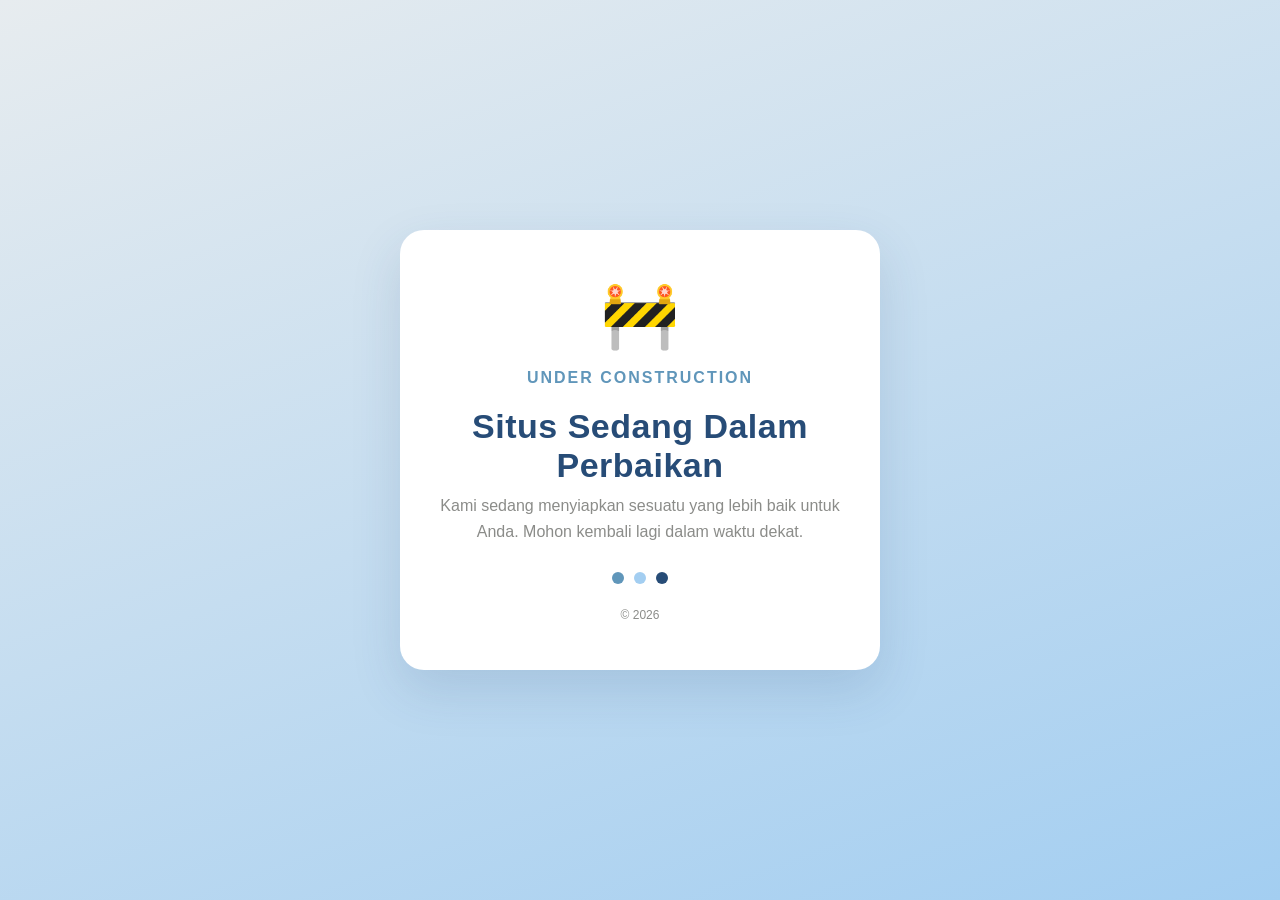
<file: index.html>
<!DOCTYPE html>
<html lang="id">
<head>
<meta charset="UTF-8">
<meta name="viewport" content="width=device-width, initial-scale=1.0">
<title>Under Construction</title>
<style>
  :root {
    --bg: #e7ecef;
    --navy: #274c77;
    --blue: #6096ba;
    --light-blue: #a3cef1;
    --gray: #8b8c89;
  }

  * {
    box-sizing: border-box;
    margin: 0;
    padding: 0;
  }

  html, body {
    height: 100%;
  }

  body {
    font-family: 'Segoe UI', Tahoma, Geneva, Verdana, sans-serif;
    background: linear-gradient(160deg, var(--bg) 0%, var(--light-blue) 100%);
    display: flex;
    align-items: center;
    justify-content: center;
    min-height: 100vh;
    padding: 24px;
    text-align: center;
    color: var(--navy);
  }

  .card {
    background: #ffffff;
    border-radius: 24px;
    padding: 48px 32px;
    max-width: 480px;
    width: 100%;
    box-shadow: 0 20px 50px rgba(39, 76, 119, 0.15);
  }

  .icon {
    font-size: 64px;
    margin-bottom: 16px;
    display: inline-block;
    animation: bounce 2.2s ease-in-out infinite;
  }

  @keyframes bounce {
    0%, 100% { transform: translateY(0); }
    50% { transform: translateY(-10px); }
  }

  h1 {
    font-size: clamp(24px, 6vw, 34px);
    color: var(--navy);
    margin-bottom: 8px;
    letter-spacing: 0.5px;
  }

  .subtitle {
    font-size: clamp(14px, 4vw, 16px);
    color: var(--blue);
    font-weight: 600;
    text-transform: uppercase;
    letter-spacing: 2px;
    margin-bottom: 20px;
  }

  p {
    font-size: clamp(14px, 4vw, 16px);
    color: var(--gray);
    line-height: 1.6;
    margin-bottom: 28px;
  }

  .dots {
    display: flex;
    justify-content: center;
    gap: 10px;
    margin-bottom: 8px;
  }

  .dots span {
    width: 12px;
    height: 12px;
    border-radius: 50%;
    background: var(--blue);
    animation: pulse 1.4s ease-in-out infinite;
  }

  .dots span:nth-child(2) { animation-delay: 0.2s; background: var(--light-blue); }
  .dots span:nth-child(3) { animation-delay: 0.4s; background: var(--navy); }

  @keyframes pulse {
    0%, 100% { transform: scale(1); opacity: 0.6; }
    50% { transform: scale(1.4); opacity: 1; }
  }

  footer {
    margin-top: 24px;
    font-size: 12px;
    color: var(--gray);
  }

  @media (max-width: 380px) {
    .card { padding: 36px 20px; }
  }
</style>
</head>
<body>
  <div class="card">
    <div class="icon">🚧</div>
    <div class="subtitle">Under Construction</div>
    <h1>Situs Sedang Dalam Perbaikan</h1>
    <p>Kami sedang menyiapkan sesuatu yang lebih baik untuk Anda. Mohon kembali lagi dalam waktu dekat.</p>
    <div class="dots">
      <span></span>
      <span></span>
      <span></span>
    </div>
    <footer>&copy; <span id="year"></span></footer>
  </div>

  <script>
    document.getElementById('year').textContent = new Date().getFullYear();
  </script>
</body>
</html>
</file>
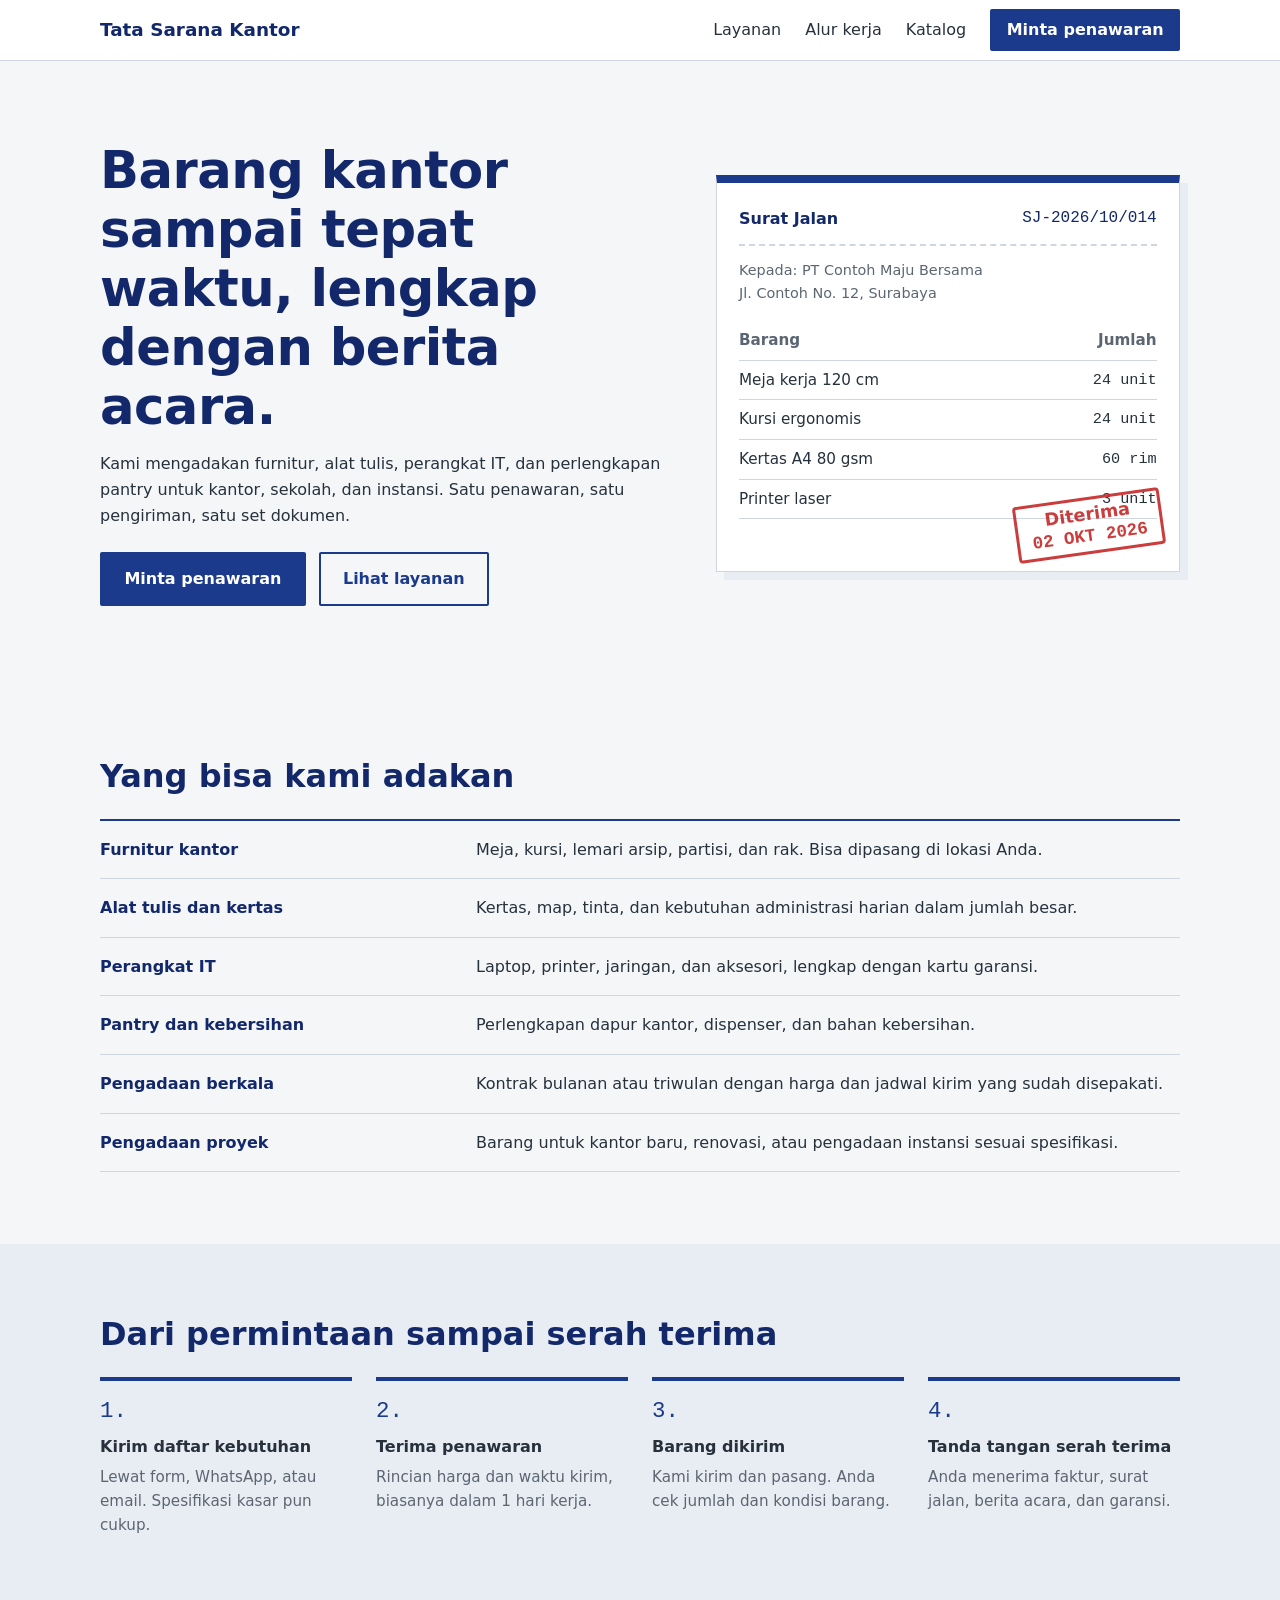
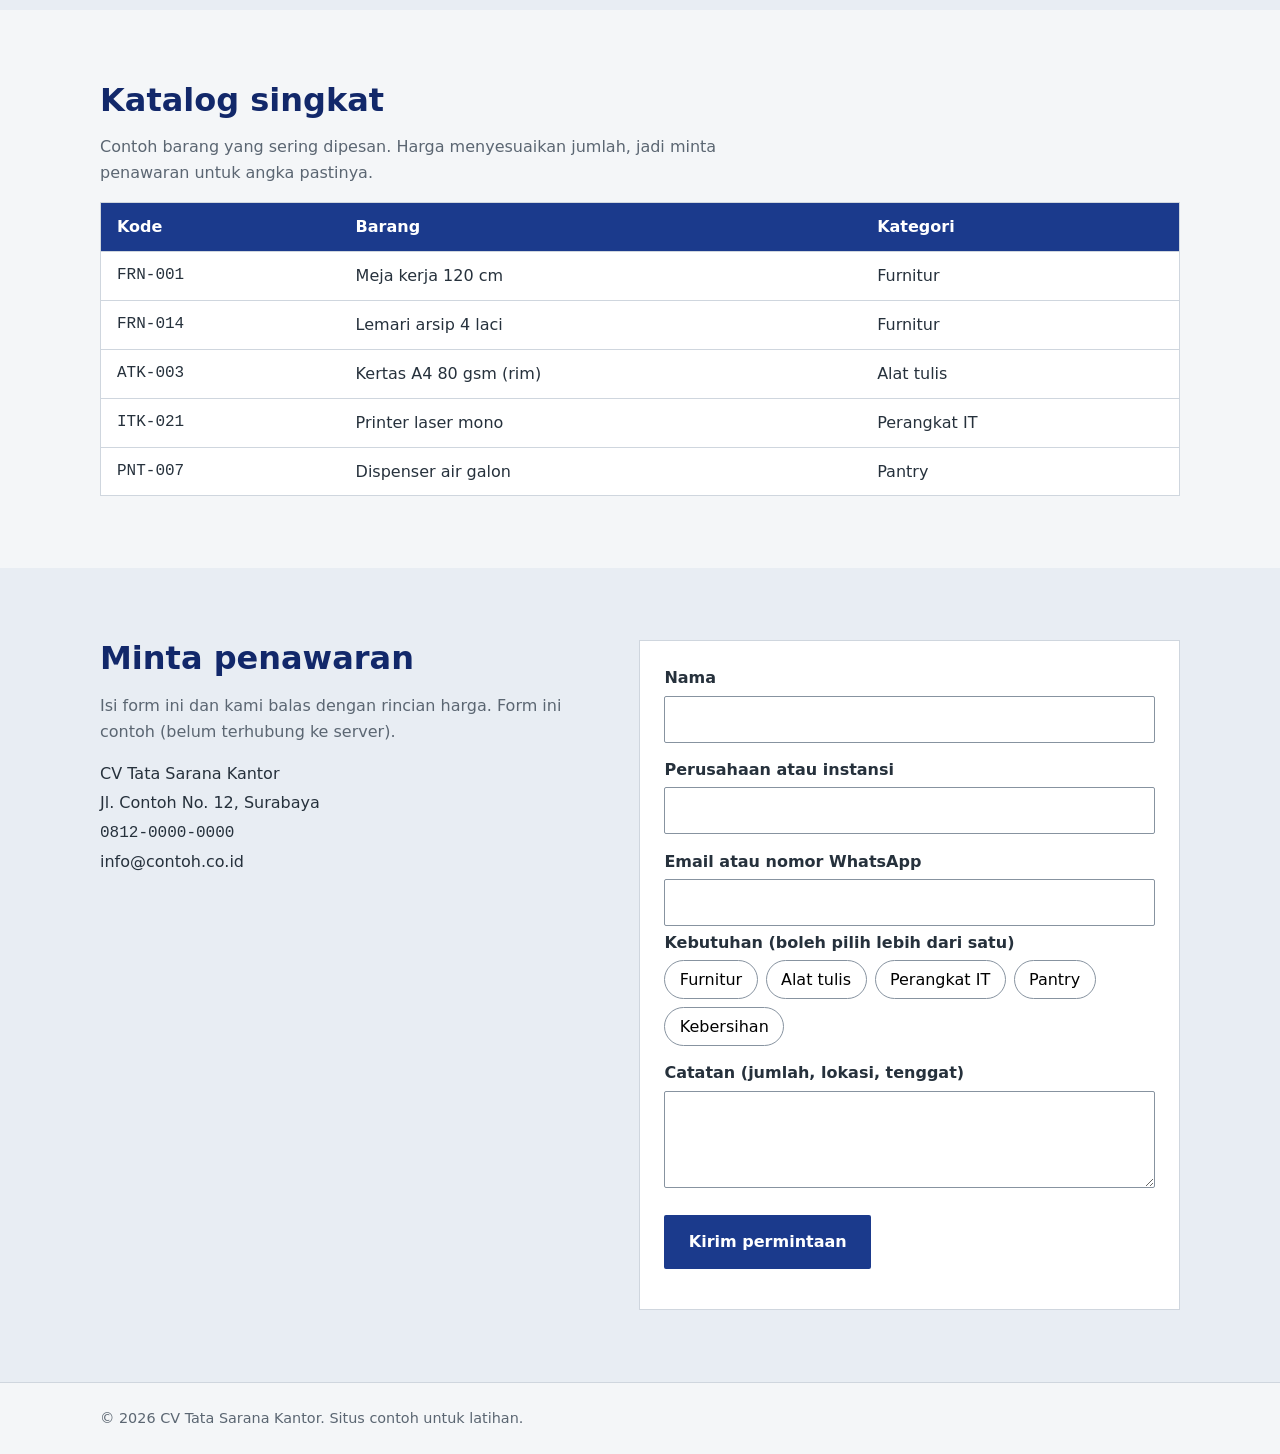
<file: kontraktor/index.html>
<!DOCTYPE html>
<html lang="id">
<head>
  <meta charset="UTF-8">
  <meta name="viewport" content="width=device-width, initial-scale=1">
  <title>CV Tata Sarana Kantor | Pengadaan Barang Kantor</title>
  <meta name="description" content="Pengadaan furnitur, alat tulis, perangkat IT, dan perlengkapan pantry untuk kantor dan instansi. Barang sampai lengkap dengan berita acara.">
  <link rel="stylesheet" href="style.css">
</head>
<body>
  <a class="skip" href="#layanan">Lewati ke konten</a>

  <header class="topbar">
    <div class="wrap bar">
      <a class="brand" href="#">Tata Sarana Kantor</a>
      <button class="menu-btn" id="menuBtn" aria-expanded="false" aria-controls="nav">Menu</button>
      <nav id="nav" class="nav">
        <a href="#layanan">Layanan</a>
        <a href="#alur">Alur kerja</a>
        <a href="#katalog">Katalog</a>
        <a class="btn btn-small" href="#kontak">Minta penawaran</a>
      </nav>
    </div>
  </header>

  <main>
    <!-- HERO -->
    <section class="hero">
      <div class="wrap hero-grid">
        <div class="hero-text">
          <h1>Barang kantor sampai tepat waktu, lengkap dengan berita acara.</h1>
          <p>Kami mengadakan furnitur, alat tulis, perangkat IT, dan perlengkapan pantry untuk kantor, sekolah, dan instansi. Satu penawaran, satu pengiriman, satu set dokumen.</p>
          <div class="actions">
            <a class="btn" href="#kontak">Minta penawaran</a>
            <a class="btn btn-ghost" href="#layanan">Lihat layanan</a>
          </div>
        </div>

        <article class="doc" aria-label="Contoh surat jalan">
          <header class="doc-head">
            <strong>Surat Jalan</strong>
            <span class="mono">SJ-2026/10/014</span>
          </header>
          <p class="doc-to">Kepada: PT Contoh Maju Bersama<br>Jl. Contoh No. 12, Surabaya</p>
          <table>
            <thead><tr><th>Barang</th><th class="num">Jumlah</th></tr></thead>
            <tbody>
              <tr><td>Meja kerja 120 cm</td><td class="num mono">24 unit</td></tr>
              <tr><td>Kursi ergonomis</td><td class="num mono">24 unit</td></tr>
              <tr><td>Kertas A4 80 gsm</td><td class="num mono">60 rim</td></tr>
              <tr><td>Printer laser</td><td class="num mono">3 unit</td></tr>
            </tbody>
          </table>
          <div class="stamp" aria-hidden="true">Diterima<br><span class="mono">02 OKT 2026</span></div>
        </article>
      </div>
    </section>

    <!-- LAYANAN -->
    <section id="layanan" class="section">
      <div class="wrap">
        <h2>Yang bisa kami adakan</h2>
        <dl class="rows">
          <div><dt>Furnitur kantor</dt><dd>Meja, kursi, lemari arsip, partisi, dan rak. Bisa dipasang di lokasi Anda.</dd></div>
          <div><dt>Alat tulis dan kertas</dt><dd>Kertas, map, tinta, dan kebutuhan administrasi harian dalam jumlah besar.</dd></div>
          <div><dt>Perangkat IT</dt><dd>Laptop, printer, jaringan, dan aksesori, lengkap dengan kartu garansi.</dd></div>
          <div><dt>Pantry dan kebersihan</dt><dd>Perlengkapan dapur kantor, dispenser, dan bahan kebersihan.</dd></div>
          <div><dt>Pengadaan berkala</dt><dd>Kontrak bulanan atau triwulan dengan harga dan jadwal kirim yang sudah disepakati.</dd></div>
          <div><dt>Pengadaan proyek</dt><dd>Barang untuk kantor baru, renovasi, atau pengadaan instansi sesuai spesifikasi.</dd></div>
        </dl>
      </div>
    </section>

    <!-- ALUR -->
    <section id="alur" class="section section-tint">
      <div class="wrap">
        <h2>Dari permintaan sampai serah terima</h2>
        <ol class="steps">
          <li><strong>Kirim daftar kebutuhan</strong><span>Lewat form, WhatsApp, atau email. Spesifikasi kasar pun cukup.</span></li>
          <li><strong>Terima penawaran</strong><span>Rincian harga dan waktu kirim, biasanya dalam 1 hari kerja.</span></li>
          <li><strong>Barang dikirim</strong><span>Kami kirim dan pasang. Anda cek jumlah dan kondisi barang.</span></li>
          <li><strong>Tanda tangan serah terima</strong><span>Anda menerima faktur, surat jalan, berita acara, dan garansi.</span></li>
        </ol>
      </div>
    </section>

    <!-- KATALOG -->
    <section id="katalog" class="section">
      <div class="wrap">
        <h2>Katalog singkat</h2>
        <p class="lead">Contoh barang yang sering dipesan. Harga menyesuaikan jumlah, jadi minta penawaran untuk angka pastinya.</p>
        <table class="catalog">
          <thead><tr><th>Kode</th><th>Barang</th><th>Kategori</th></tr></thead>
          <tbody>
            <tr><td class="mono">FRN-001</td><td>Meja kerja 120 cm</td><td>Furnitur</td></tr>
            <tr><td class="mono">FRN-014</td><td>Lemari arsip 4 laci</td><td>Furnitur</td></tr>
            <tr><td class="mono">ATK-003</td><td>Kertas A4 80 gsm (rim)</td><td>Alat tulis</td></tr>
            <tr><td class="mono">ITK-021</td><td>Printer laser mono</td><td>Perangkat IT</td></tr>
            <tr><td class="mono">PNT-007</td><td>Dispenser air galon</td><td>Pantry</td></tr>
          </tbody>
        </table>
      </div>
    </section>

    <!-- KONTAK -->
    <section id="kontak" class="section section-tint">
      <div class="wrap contact">
        <div>
          <h2>Minta penawaran</h2>
          <p class="lead">Isi form ini dan kami balas dengan rincian harga. Form ini contoh (belum terhubung ke server).</p>
          <address>
            CV Tata Sarana Kantor<br>
            Jl. Contoh No. 12, Surabaya<br>
            <span class="mono">0812-0000-0000</span><br>
            info@contoh.co.id
          </address>
        </div>

        <form id="quoteForm" novalidate>
          <label for="nama">Nama</label>
          <input id="nama" name="nama" type="text" autocomplete="name" required>
          <p class="err" data-for="nama"></p>

          <label for="instansi">Perusahaan atau instansi</label>
          <input id="instansi" name="instansi" type="text" autocomplete="organization" required>
          <p class="err" data-for="instansi"></p>

          <label for="kontak-info">Email atau nomor WhatsApp</label>
          <input id="kontak-info" name="kontak" type="text" required>
          <p class="err" data-for="kontak"></p>

          <fieldset>
            <legend>Kebutuhan (boleh pilih lebih dari satu)</legend>
            <div class="chips" id="chips">
              <button type="button" class="chip" aria-pressed="false">Furnitur</button>
              <button type="button" class="chip" aria-pressed="false">Alat tulis</button>
              <button type="button" class="chip" aria-pressed="false">Perangkat IT</button>
              <button type="button" class="chip" aria-pressed="false">Pantry</button>
              <button type="button" class="chip" aria-pressed="false">Kebersihan</button>
            </div>
          </fieldset>

          <label for="catatan">Catatan (jumlah, lokasi, tenggat)</label>
          <textarea id="catatan" name="catatan" rows="3"></textarea>

          <button class="btn" type="submit">Kirim permintaan</button>
          <p id="status" class="status" role="status"></p>
        </form>
      </div>
    </section>
  </main>

  <footer class="footer">
    <div class="wrap">
      <span>&copy; <span id="year">2026</span> CV Tata Sarana Kantor. Situs contoh untuk latihan.</span>
    </div>
  </footer>

  <script src="script.js"></script>
</body>
</html>
</file>
<file: kontraktor/style.css>
/* ===== Token warna & font: ubah di sini untuk ganti tema ===== */
:root {
  --paper: #f4f6f8;      /* latar halaman */
  --white: #ffffff;      /* kertas dokumen */
  --ink: #1b3a8c;        /* biru tinta, warna utama */
  --ink-dark: #12286a;
  --stamp: #c62828;      /* merah stempel */
  --text: #26313c;
  --muted: #5b6672;
  --line: #cfd6de;
  --tint: #e8edf3;
  --font: "Bahnschrift", "Segoe UI", system-ui, -apple-system, sans-serif;
  --mono: Consolas, "Courier New", monospace;
}

*, *::before, *::after { box-sizing: border-box; }
html { scroll-behavior: smooth; scroll-padding-top: 72px; }
body { margin: 0; font-family: var(--font); color: var(--text); background: var(--paper); line-height: 1.6; }
img, table { max-width: 100%; }
.wrap { width: min(1080px, 100% - 2rem); margin-inline: auto; }
.mono { font-family: var(--mono); }
h1, h2 { line-height: 1.15; margin: 0 0 1rem; color: var(--ink-dark); }
h1 { font-size: clamp(2rem, 5vw, 3.2rem); font-weight: 700; letter-spacing: -0.01em; }
h2 { font-size: clamp(1.5rem, 3vw, 2rem); }
p { margin: 0 0 1rem; max-width: 62ch; }
.lead { color: var(--muted); }

:focus-visible { outline: 3px solid var(--stamp); outline-offset: 2px; }
.skip { position: absolute; left: -999px; top: 0; background: var(--ink); color: #fff; padding: .5rem 1rem; z-index: 20; }
.skip:focus { left: 0; }

/* ===== Header ===== */
.topbar { position: sticky; top: 0; z-index: 10; background: var(--white); border-bottom: 1px solid var(--line); }
.bar { display: flex; align-items: center; justify-content: space-between; min-height: 60px; }
.brand { font-weight: 700; font-size: 1.15rem; color: var(--ink-dark); text-decoration: none; }
.nav { display: flex; align-items: center; gap: 1.5rem; }
.nav a { color: var(--text); text-decoration: none; }
.nav a:hover { color: var(--ink); text-decoration: underline; }
.menu-btn { display: none; font: inherit; background: none; border: 1px solid var(--line); padding: .4rem .9rem; cursor: pointer; }

/* ===== Tombol ===== */
.btn { display: inline-block; font: inherit; font-weight: 600; background: var(--ink); color: #fff !important; border: 2px solid var(--ink); padding: .75rem 1.4rem; text-decoration: none !important; cursor: pointer; border-radius: 2px; }
.btn:hover { background: var(--ink-dark); border-color: var(--ink-dark); }
.btn-ghost { background: transparent; color: var(--ink) !important; }
.btn-ghost:hover { background: var(--tint); }
.btn-small { padding: .4rem .9rem; }
.actions { display: flex; flex-wrap: wrap; gap: .8rem; margin-top: 1.5rem; }

/* ===== Hero ===== */
.hero { padding: clamp(2.5rem, 7vw, 5rem) 0; }
.hero-grid { display: grid; grid-template-columns: 1.1fr .9fr; gap: 3rem; align-items: center; }

/* Dokumen surat jalan: elemen yang paling diingat di halaman ini */
.doc { position: relative; background: var(--white); border: 1px solid var(--line); border-top: 8px solid var(--ink); padding: 1.4rem 1.4rem 3.2rem; box-shadow: 8px 8px 0 var(--tint); }
.doc-head { display: flex; justify-content: space-between; gap: 1rem; border-bottom: 2px dashed var(--line); padding-bottom: .8rem; margin-bottom: .8rem; color: var(--ink-dark); }
.doc-to { font-size: .9rem; color: var(--muted); }
.doc table { width: 100%; border-collapse: collapse; font-size: .95rem; }
.doc th, .doc td { text-align: left; padding: .45rem 0; border-bottom: 1px solid var(--line); }
.doc th { color: var(--muted); font-weight: 600; }
.num { text-align: right !important; }

.stamp { position: absolute; right: 1rem; bottom: 1rem; color: var(--stamp); border: 3px solid var(--stamp); padding: .25rem .8rem; font-weight: 700; font-size: 1.1rem; line-height: 1.2; text-align: center; transform: rotate(-8deg); opacity: .9; border-radius: 4px; animation: stamp .45s .6s cubic-bezier(.2, 1.4, .4, 1) backwards; }
@keyframes stamp { from { opacity: 0; transform: rotate(-8deg) scale(2); } }

/* ===== Section umum ===== */
.section { padding: clamp(2.5rem, 6vw, 4.5rem) 0; }
.section-tint { background: var(--tint); }

/* Layanan: daftar baris, bukan kartu seragam */
.rows { margin: 1.5rem 0 0; border-top: 2px solid var(--ink); }
.rows > div { display: grid; grid-template-columns: 1fr 2fr; gap: 1.5rem; padding: 1rem 0; border-bottom: 1px solid var(--line); }
.rows dt { font-weight: 700; color: var(--ink-dark); }
.rows dd { margin: 0; }

/* Alur kerja: urutan nyata, jadi memakai nomor */
.steps { list-style: none; counter-reset: s; margin: 1.5rem 0 0; padding: 0; display: grid; grid-template-columns: repeat(4, 1fr); gap: 1.5rem; }
.steps li { counter-increment: s; border-top: 4px solid var(--ink); padding-top: .8rem; display: flex; flex-direction: column; gap: .3rem; }
.steps li::before { content: counter(s) "."; font-family: var(--mono); font-size: 1.4rem; color: var(--ink); }
.steps span { color: var(--muted); font-size: .95rem; }

/* Katalog */
.catalog { width: 100%; border-collapse: collapse; background: var(--white); border: 1px solid var(--line); }
.catalog th, .catalog td { text-align: left; padding: .7rem 1rem; border-bottom: 1px solid var(--line); }
.catalog thead th { background: var(--ink); color: #fff; }

/* Kontak & form */
.contact { display: grid; grid-template-columns: 1fr 1.1fr; gap: 3rem; }
address { font-style: normal; line-height: 1.8; }
form { background: var(--white); border: 1px solid var(--line); padding: 1.5rem; }
label, legend { display: block; font-weight: 600; margin: .9rem 0 .3rem; padding: 0; }
form > label:first-child { margin-top: 0; }
input, textarea { width: 100%; font: inherit; padding: .6rem .7rem; border: 1px solid #8793a0; border-radius: 2px; background: #fff; }
input[aria-invalid="true"] { border-color: var(--stamp); }
fieldset { border: 0; padding: 0; margin: 0; }
.chips { display: flex; flex-wrap: wrap; gap: .5rem; }
.chip { font: inherit; padding: .35rem .9rem; background: #fff; border: 1px solid #8793a0; border-radius: 999px; cursor: pointer; }
.chip[aria-pressed="true"] { background: var(--ink); border-color: var(--ink); color: #fff; }
form .btn { margin-top: 1.2rem; }
.err { color: var(--stamp); font-size: .9rem; margin: .25rem 0 0; min-height: 0; }
.status { margin: 1rem 0 0; font-weight: 600; color: var(--ink-dark); }

.footer { padding: 1.5rem 0; font-size: .9rem; color: var(--muted); border-top: 1px solid var(--line); }

/* ===== Mobile ===== */
@media (max-width: 800px) {
  .hero-grid, .contact { grid-template-columns: 1fr; gap: 2rem; }
  .rows > div { grid-template-columns: 1fr; gap: .2rem; }
  .steps { grid-template-columns: 1fr 1fr; }
  .menu-btn { display: block; }
  .nav { display: none; position: absolute; top: 100%; left: 0; right: 0; flex-direction: column; align-items: flex-start; gap: 1rem; padding: 1rem; background: var(--white); border-bottom: 1px solid var(--line); }
  .nav.open { display: flex; }
}
@media (max-width: 480px) { .steps { grid-template-columns: 1fr; } }

@media (prefers-reduced-motion: reduce) {
  html { scroll-behavior: auto; }
  .stamp { animation: none; }
}
</file>
